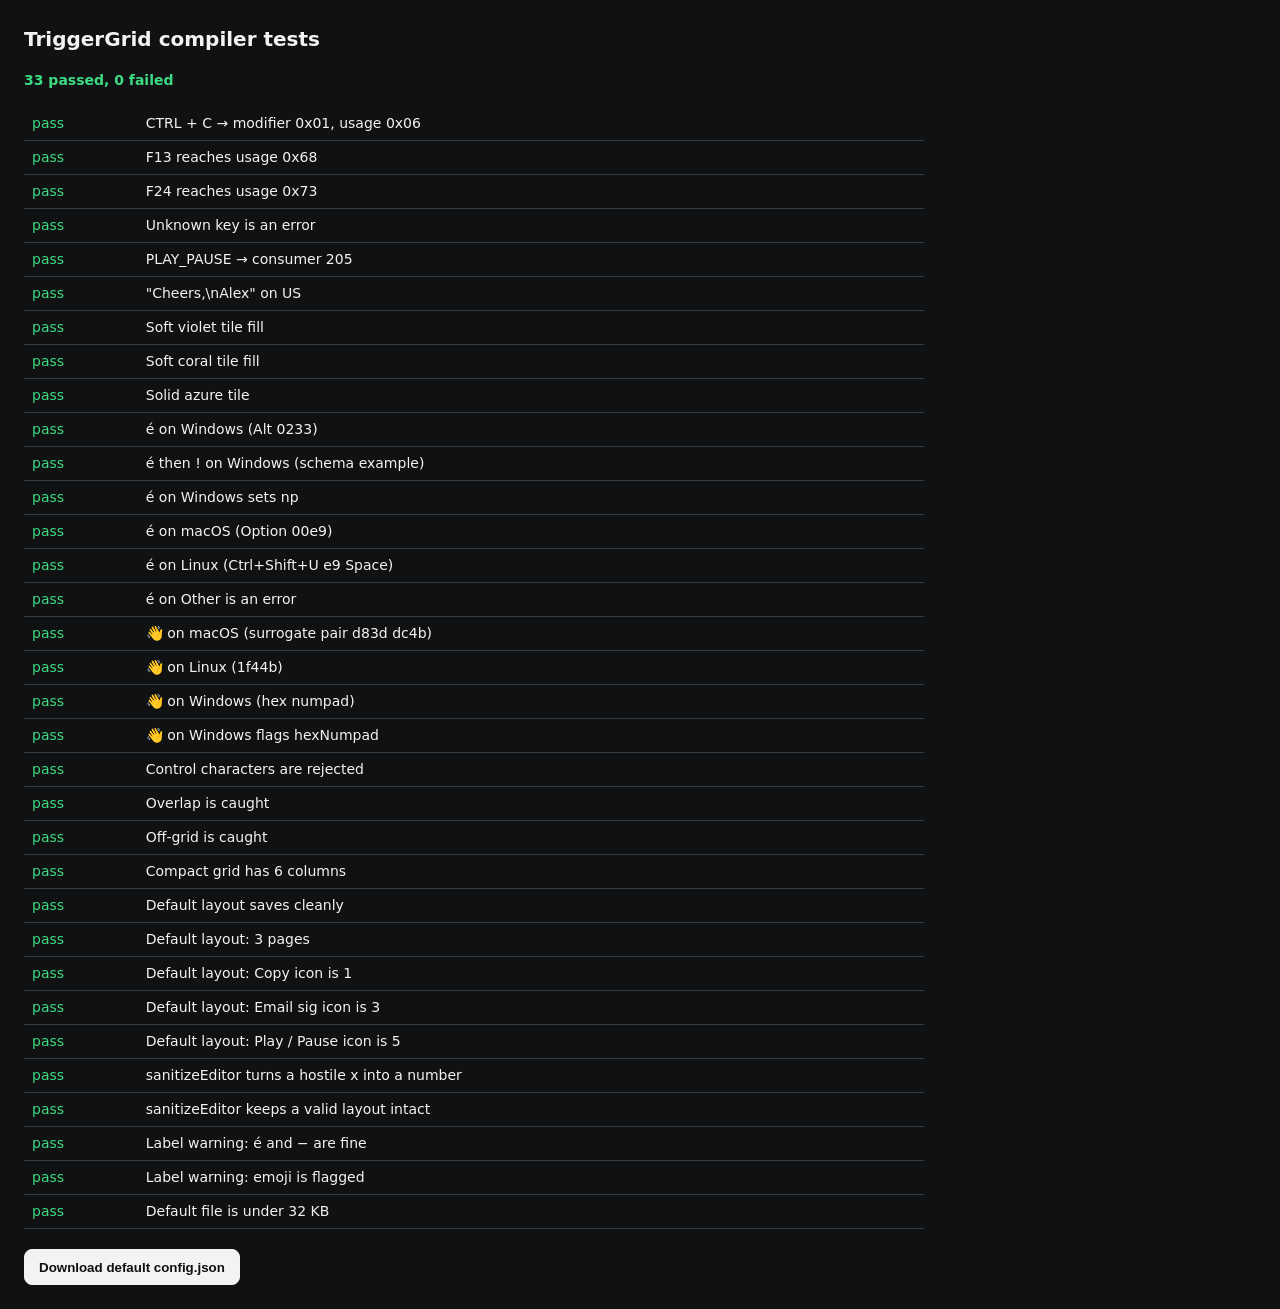
<file: web/test.html>
<!doctype html>
<html lang="en">
<head>
<meta charset="utf-8">
<meta name="viewport" content="width=device-width, initial-scale=1">
<title>TriggerGrid compiler tests</title>
<!-- Open this file straight from disk. It checks web/lib against known answers
     and can download the default data/config.json. Not embedded in the firmware. -->
<style>
  :root { --bg: #101112; --surface-1: #1A1C1E; --line: #383C41; --text: #F2F3F4; --text-muted: #A0A6AC;
          --on-bright: #0E0F10; --ok: #3DDC84; --error: #FF4D4F; color-scheme: dark; }
  body { background: var(--bg); color: var(--text); font: 14px/1.5 system-ui, sans-serif; margin: 0; padding: 24px; }
  h1 { font-size: 20px; margin: 0 0 16px; }
  .summary { margin-bottom: 16px; font-weight: 600; }
  .ok { color: var(--ok); } .fail { color: var(--error); }
  table { border-collapse: collapse; width: 100%; max-width: 900px; }
  td { border-bottom: 1px solid var(--line); padding: 6px 8px; vertical-align: top; }
  td code { font: 12px ui-monospace, Consolas, monospace; color: var(--text-muted); word-break: break-all; }
  button { margin-top: 20px; height: 36px; padding: 0 14px; border-radius: 8px; border: 1px solid var(--text);
           background: var(--text); color: var(--on-bright); font-weight: 600; cursor: pointer; }
</style>
</head>
<body>
<h1>TriggerGrid compiler tests</h1>
<div class="summary" id="summary"></div>
<table id="results"></table>
<button id="download">Download default config.json</button>

<script src="lib/swatches.js"></script>
<script src="lib/icons.js"></script>
<script src="lib/keymap.js"></script>
<script src="lib/layouts/us.js"></script>
<script src="lib/unicode.js"></script>
<script src="lib/validate.js"></script>
<script src="lib/compile.js"></script>
<script src="lib/default-layout.js"></script>
<script src="test.js"></script>
<script>
  const esc = (s) => String(s).replace(/[&<>]/g, (c) => ({ '&': '&amp;', '<': '&lt;', '>': '&gt;' }[c]));
  const rows = TG.tests().map(([name, actual, expected]) => {
    const pass = String(actual) === String(expected);
    return `<tr><td class="${pass ? 'ok' : 'fail'}">${pass ? 'pass' : 'FAIL'}</td><td>${esc(name)}` +
      (pass ? '' : `<br><code>got ${esc(actual)}<br>expected ${esc(expected)}</code>`) + '</td></tr>';
  });
  const r = TG.runTests();
  document.getElementById('results').innerHTML = rows.join('');
  const summary = document.getElementById('summary');
  summary.textContent = `${r.passed} passed, ${r.failed.length} failed`;
  summary.className = 'summary ' + (r.failed.length ? 'fail' : 'ok');

  // Save it as data/config.json, then `pio run -t uploadfs`.
  document.getElementById('download').addEventListener('click', () => {
    const blob = new Blob([TG.savedFile(TG.defaultEditor()) + '\n'], { type: 'application/json' });
    const a = document.createElement('a');
    a.href = URL.createObjectURL(blob);
    a.download = 'config.json';
    a.click();
    URL.revokeObjectURL(a.href);
  });
</script>
</body>
</html>
</file>
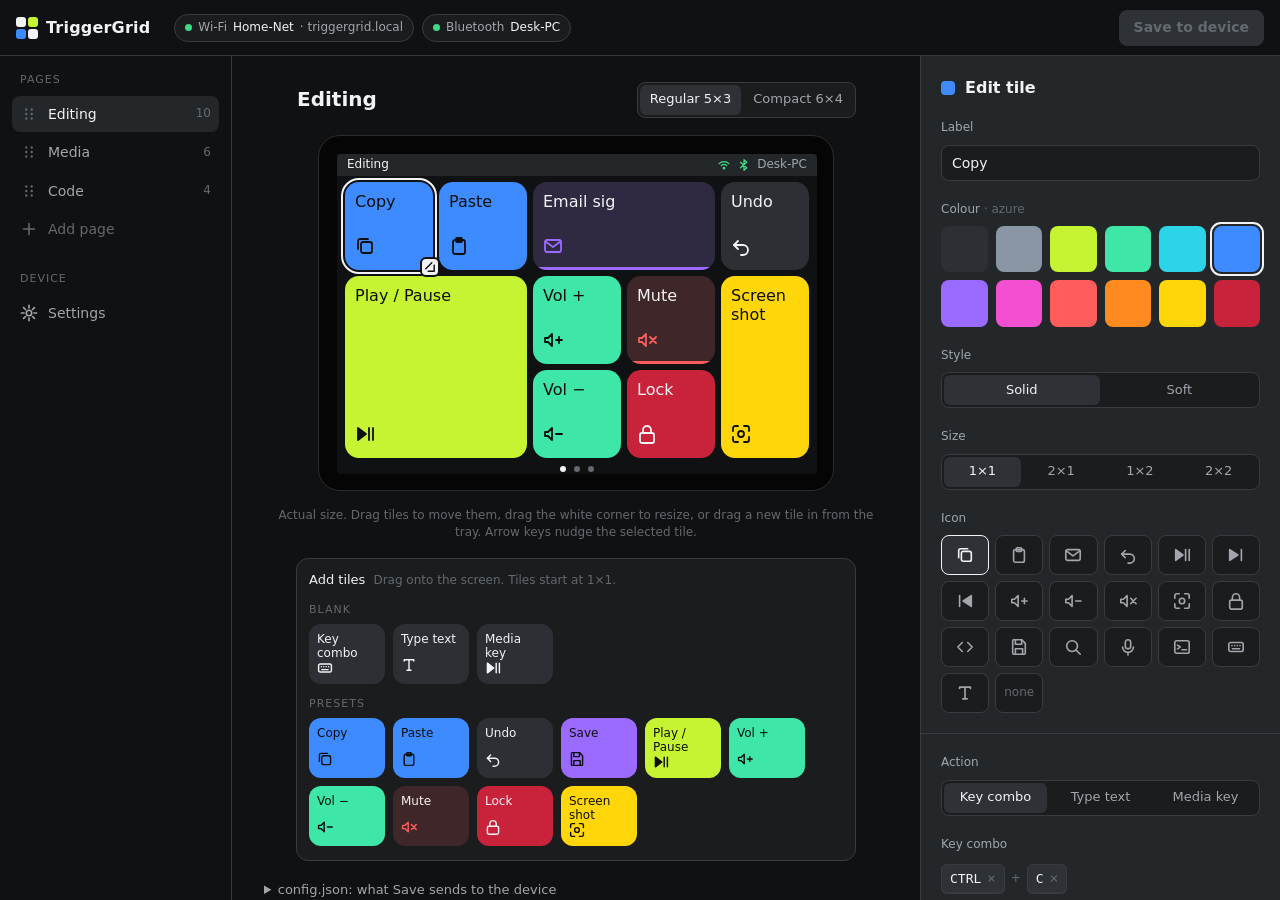
<file: docs/mockups/web-config.html>
<!doctype html>
<html lang="en">
<head>
<meta charset="utf-8">
<meta name="viewport" content="width=device-width, initial-scale=1">
<title>TriggerGrid config — mockup</title>
<!--
  Design mockup of the device's web config page (roadmap M8/M9).
  Self-contained: no CDN, no build step — the same rules as the real page in data/.
  Data follows docs/config-schema.md; tokens and grid numbers follow docs/style-guide.md.
  Nothing talks to a device: Save / Try it / Wi-Fi actions only show a toast.
-->
<style>
:root {
  --bg: #101112; --surface-1: #1A1C1E; --surface-2: #24272A; --surface-3: #2E3236;
  --line: #383C41; --text: #F2F3F4; --text-muted: #A0A6AC; --text-faint: #62696F;
  --on-bright: #0E0F10; --ok: #3DDC84; --warn: #FFB224; --error: #FF4D4F; --link: #5AA9FF;
  --radius-tile: 14px; --radius-panel: 12px; --radius-control: 8px;
  --font: 'Space Grotesk', 'Segoe UI', system-ui, -apple-system, Helvetica, Arial, sans-serif;
  --mono: 'JetBrains Mono', ui-monospace, 'SF Mono', Consolas, 'DejaVu Sans Mono', monospace;
  color-scheme: dark;
}
* { box-sizing: border-box; }
html, body { margin: 0; height: 100%; }
body { background: var(--bg); color: var(--text); font: 400 14px/1.45 var(--font); }
button, input, select, textarea { font: inherit; color: inherit; }
svg.i { width: 18px; height: 18px; fill: none; stroke: currentColor; stroke-width: 1.8;
        stroke-linecap: round; stroke-linejoin: round; flex: none; }

/* ---------- app shell ---------- */
.app { display: grid; grid-template-rows: 56px 1fr; grid-template-columns: minmax(0, 1fr); height: 100vh; }
header { display: flex; align-items: center; gap: 16px; padding: 0 16px;
         border-bottom: 1px solid var(--line); background: var(--bg); }
.brand { display: flex; align-items: center; gap: 8px; font-weight: 600; font-size: 16px; letter-spacing: .2px; }
.brand-mark { width: 22px; height: 22px; display: grid; grid-template-columns: 1fr 1fr; gap: 2px; }
.brand-mark i { border-radius: 3px; background: var(--text); }
.brand-mark i:nth-child(2) { background: #C6F432; } .brand-mark i:nth-child(3) { background: #3D8BFF; }
.chips { display: flex; gap: 8px; margin-left: 8px; }
.chip { display: flex; align-items: center; gap: 6px; height: 28px; padding: 0 10px; border-radius: 999px;
        background: var(--surface-1); border: 1px solid var(--line); color: var(--text-muted); font-size: 12px; white-space: nowrap; }
.chip .dot { width: 7px; height: 7px; border-radius: 50%; background: var(--ok); }
.chip b { color: var(--text); font-weight: 500; }
.spacer { flex: 1; }
.dirty { display: none; align-items: center; gap: 6px; color: var(--warn); font-size: 13px; }
.dirty.on { display: flex; }
.dirty .dot { width: 7px; height: 7px; border-radius: 50%; background: var(--warn); }

.btn { height: 36px; padding: 0 14px; border-radius: var(--radius-control); border: 1px solid var(--line);
       background: transparent; cursor: pointer; display: inline-flex; align-items: center; gap: 8px; white-space: nowrap; }
.btn:hover { background: var(--surface-3); }
.btn.primary { background: var(--text); color: var(--on-bright); border-color: var(--text); font-weight: 600; }
.btn.primary:hover { background: #FFFFFF; }
.btn.primary:disabled { background: var(--surface-3); color: var(--text-faint); border-color: var(--surface-3); cursor: default; }
.btn.danger { color: var(--error); }
.btn.small { height: 30px; padding: 0 10px; font-size: 13px; }
.btn:focus-visible, .seg button:focus-visible, .swatch:focus-visible, .tile:focus-visible,
.nav-item:focus-visible, input:focus-visible, select:focus-visible, textarea:focus-visible {
  outline: 2px solid var(--text); outline-offset: 2px; }

main { display: grid; grid-template-columns: 232px 1fr 360px; min-height: 0; }
main.no-editor { grid-template-columns: 232px 1fr; }
main > * { min-width: 0; }   /* let the stage shrink so the preview can scale to fit */
main.no-editor .editor { display: none; }

/* ---------- sidebar ---------- */
.sidebar { border-right: 1px solid var(--line); padding: 16px 12px; overflow: auto; display: flex; flex-direction: column; gap: 24px; }
.side-title { font-size: 11px; text-transform: uppercase; letter-spacing: 1px; color: var(--text-faint); padding: 0 8px 8px; }
.nav-item { width: 100%; display: flex; align-items: center; gap: 10px; padding: 8px; border-radius: var(--radius-control);
            border: 0; background: transparent; color: var(--text-muted); cursor: pointer; text-align: left; }
.nav-item:hover { background: var(--surface-1); color: var(--text); }
.nav-item.active { background: var(--surface-2); color: var(--text); }
.nav-item .count { margin-left: auto; font-size: 12px; color: var(--text-faint); }
.nav-item .grip { color: var(--text-faint); }
.nav-item.add { color: var(--text-faint); }
.pages-list { display: flex; flex-direction: column; gap: 2px; }

/* ---------- centre stage ---------- */
.stage { overflow: auto; padding: 24px 32px 32px; display: flex; flex-direction: column; align-items: center; gap: 16px; }
.stage-head { width: 100%; max-width: 560px; display: flex; align-items: center; gap: 12px; }
.page-name { flex: 1; min-width: 0; font-size: 20px; font-weight: 600; background: transparent; border: 1px solid transparent;
             border-radius: var(--radius-control); padding: 4px 8px; margin-left: -8px; }
.page-name:hover { border-color: var(--line); }
.seg { display: inline-flex; background: var(--surface-1); border: 1px solid var(--line); border-radius: var(--radius-control); padding: 2px; gap: 2px; }
.seg button { border: 0; background: transparent; color: var(--text-muted); height: 30px; padding: 0 10px; border-radius: 6px; cursor: pointer; font-size: 13px; white-space: nowrap; }
.seg button.on { background: var(--surface-3); color: var(--text); }
.seg.full { display: flex; } .seg.full button { flex: 1; }

.device-wrap { width: 516px; }
.device { width: 516px; height: 356px; padding: 18px; background: #050506; border: 1px solid #2A2D30; border-radius: 22px; transform-origin: 0 0; }
.screen { position: relative; width: 480px; height: 320px; background: var(--bg); border-radius: 4px; overflow: hidden; }
.sbar { position: absolute; inset: 0 0 auto 0; height: 22px; background: var(--surface-2); display: flex; align-items: center;
        padding: 0 10px; font-size: 12px; font-weight: 500; gap: 6px; }
.sbar .host { color: var(--text-muted); font-weight: 400; }
.sbar svg.i { width: 14px; height: 14px; color: var(--ok); }
.cell { position: absolute; border-radius: var(--radius-tile); border: 1.5px dashed var(--line); background: transparent;
        color: var(--text-faint); display: grid; place-items: center; cursor: pointer; font-size: 20px; }
.cell:hover { border-color: var(--text-faint); color: var(--text-muted); }
.tile { position: absolute; border-radius: var(--radius-tile); border: 0; padding: 10px; text-align: left; cursor: pointer; overflow: hidden;
        display: flex; flex-direction: column; justify-content: space-between; font-size: 16px; font-weight: 500; line-height: 19px;
        transition: transform 80ms ease-out, filter 80ms ease-out; }
.tile:active { transform: scale(.96); filter: brightness(.8); }
/* Drag and drop. Pointer events are used (not HTML5 drag) so touch works too. */
.tile, .tray-item, .resize { touch-action: none; -webkit-user-select: none; user-select: none; }
.tray-item { touch-action: pan-x; }   /* horizontal swipes scroll the tray; vertical drags pick up a tile */
.tile { cursor: grab; }
.tile.drag-src { opacity: .3; }
.drop-ind { position: absolute; z-index: 3; pointer-events: none; border-radius: var(--radius-tile);
            border: 2px dashed var(--text); background: color-mix(in srgb, var(--text) 10%, transparent); }
.drop-ind.bad { border-color: var(--error); background: color-mix(in srgb, var(--error) 14%, transparent); }
.compact .drop-ind { border-radius: 12px; }
.ghost { position: fixed; left: 0; top: 0; z-index: 30; pointer-events: none; transform-origin: 0 0; }
.ghost { opacity: .85; }
.ghost .tile { outline: 2px solid var(--text); outline-offset: 2px; cursor: grabbing; }
.ghost.bad .tile { outline-color: var(--error); }
.resize { position: absolute; z-index: 4; width: 20px; height: 20px; border-radius: 6px; background: var(--text);
          border: 2px solid var(--bg); cursor: nwse-resize; display: grid; place-items: center; color: var(--on-bright); }
.resize svg.i { width: 12px; height: 12px; stroke-width: 2.4; }
body.dragging, body.dragging * { cursor: grabbing !important; }
body.dragging .cell { color: transparent; }   /* don't show + through the dragged tile */

/* ---------- tile tray ---------- */
.tray { position: relative; width: 100%; max-width: 560px; background: var(--surface-1); border: 1px solid var(--line);
        border-radius: var(--radius-panel); padding: 12px 12px 14px; }
.tray-head { display: flex; align-items: baseline; gap: 8px; margin-bottom: 10px; font-size: 13px; font-weight: 500; }
.tray-group { font-size: 11px; text-transform: uppercase; letter-spacing: 1px; color: var(--text-faint); margin: 12px 0 6px; }
.tray-group:first-of-type { margin-top: 0; }
.tray-items { display: flex; flex-wrap: wrap; gap: 8px; }
.tray-item { flex: none; width: 76px; height: 60px; border-radius: 12px; border: 0; padding: 8px; cursor: grab; text-align: left;
             display: flex; flex-direction: column; justify-content: space-between; font-size: 12px; font-weight: 500; line-height: 14px; overflow: hidden; }
.tray-item svg.i { width: 16px; height: 16px; }
.tray-item:hover { outline: 1px solid var(--text-faint); outline-offset: 2px; }
.tray-trash { position: absolute; inset: 0; border-radius: var(--radius-panel); display: none; place-items: center; gap: 4px;
              background: var(--surface-1); border: 2px dashed var(--line); color: var(--text-muted); font-weight: 500; }
.tray.trash .tray-trash { display: grid; }
.tray.trash.hot .tray-trash { border-color: var(--error); color: var(--error); background: color-mix(in srgb, var(--error) 10%, var(--surface-1)); }
.tile .label { display: -webkit-box; -webkit-line-clamp: 2; -webkit-box-orient: vertical; overflow: hidden; word-break: break-word; }
.tile svg.i { width: 20px; height: 20px; }
.tile.soft::after { content: ''; position: absolute; left: 0; right: 0; bottom: 0; height: 3px; background: var(--sw); }
.tile.sel { outline: 2px solid var(--text); outline-offset: 2px; }
.compact .tile { border-radius: 12px; font-size: 14px; line-height: 17px; padding: 8px; }
.compact .cell { border-radius: 12px; }
.compact .tile svg.i { width: 18px; height: 18px; }
.pdots { position: absolute; bottom: 2px; left: 0; right: 0; display: flex; justify-content: center; gap: 8px; }
.pdots i { width: 6px; height: 6px; border-radius: 50%; background: var(--text-faint); }
.pdots i.on { background: var(--text); }
.hint { color: var(--text-faint); font-size: 12px; text-align: center; }

/* ---------- editor sheet ---------- */
.editor { border-left: 1px solid var(--line); background: var(--surface-2); overflow: auto; padding: 20px 20px 32px; display: flex; flex-direction: column; gap: 20px; }
.editor > * { flex-shrink: 0; }
.editor h2 { margin: 0; font-size: 16px; font-weight: 600; display: flex; align-items: center; gap: 10px; }
.editor h2 .sw-dot { width: 14px; height: 14px; border-radius: 4px; }
.field { display: flex; flex-direction: column; gap: 8px; }
.field > label, .field > .lbl { font-size: 12px; color: var(--text-muted); }
.row { display: flex; gap: 8px; align-items: center; }
input[type=text], input[type=number], input[type=password], select, textarea {
  width: 100%; height: 36px; padding: 0 10px; background: var(--surface-1); border: 1px solid var(--line); border-radius: var(--radius-control); }
textarea { height: 88px; padding: 8px 10px; resize: vertical; font-family: var(--mono); font-size: 13px; }
.swatches { display: grid; grid-template-columns: repeat(6, 1fr); gap: 8px; }
.swatch { aspect-ratio: 1; border-radius: 8px; border: 0; cursor: pointer; position: relative; }
.swatch.on::after { content: ''; position: absolute; inset: -4px; border: 2px solid var(--text); border-radius: 11px; }
.swatch-name { font-size: 12px; color: var(--text-faint); }
.icons { display: grid; grid-template-columns: repeat(6, 1fr); gap: 6px; }
.icons button { height: 40px; border-radius: var(--radius-control); border: 1px solid var(--line); background: var(--surface-1); color: var(--text-muted); cursor: pointer; display: grid; place-items: center; }
.icons button.on { border-color: var(--text); color: var(--text); background: var(--surface-3); }
.keys { display: flex; flex-wrap: wrap; gap: 6px; align-items: center; min-height: 36px; }
.keycap { font: 500 13px var(--mono); height: 30px; min-width: 30px; padding: 0 8px; display: inline-flex; align-items: center; justify-content: center; gap: 6px;
          background: var(--surface-3); border: 1px solid var(--line); border-bottom-width: 2px; border-radius: 6px; }
.keycap button { border: 0; background: none; color: var(--text-faint); cursor: pointer; padding: 0; font-size: 14px; line-height: 1; }
.keys .plus { color: var(--text-faint); font-size: 12px; }
.recording { border-color: var(--warn) !important; color: var(--warn); }
.err { color: var(--error); font-size: 12px; }
.note { color: var(--text-faint); font-size: 12px; }
.divider { height: 1px; background: var(--line); margin: 0 -20px; }
.editor-actions { display: flex; gap: 8px; }
.editor-actions .btn.danger { margin-left: auto; }

/* ---------- device settings view ---------- */
.cards { width: 100%; max-width: 760px; display: grid; grid-template-columns: 1fr 1fr; gap: 16px; }
.card { background: var(--surface-1); border: 1px solid var(--line); border-radius: var(--radius-panel); padding: 16px; display: flex; flex-direction: column; gap: 14px; }
.card h3 { margin: 0; font-size: 14px; font-weight: 600; display: flex; align-items: center; gap: 8px; }
.card h3 .state { margin-left: auto; font-size: 12px; font-weight: 500; display: flex; align-items: center; gap: 6px; }
.card h3 .state::before { content: ''; width: 7px; height: 7px; border-radius: 50%; background: currentColor; }
.kv { display: grid; grid-template-columns: auto 1fr; gap: 6px 16px; font-size: 13px; }
.kv dt { color: var(--text-muted); } .kv dd { margin: 0; font-family: var(--mono); font-size: 12px; text-align: right; }
input[type=range] { width: 100%; accent-color: var(--text); }
.json { width: 100%; max-width: 760px; }
.json-panes { display: grid; grid-template-columns: 1fr 1fr; gap: 12px; margin-top: 8px; }
.json-panes > div { min-width: 0; display: flex; flex-direction: column; gap: 6px; }
.json-title { font-size: 12px; color: var(--text); font-weight: 500; }
.json-title .note { font-weight: 400; }
.json pre { margin: 0; height: 300px; overflow: auto; background: var(--surface-1); border: 1px solid var(--line); border-radius: var(--radius-panel);
            padding: 12px 16px; font: 12px/1.5 var(--mono); color: var(--text-muted); }
.json-foot { margin-top: 8px; font-size: 12px; color: var(--text-muted); display: flex; align-items: center; gap: 10px; }
.meter { flex: 0 0 120px; height: 6px; border-radius: 3px; background: var(--surface-3); overflow: hidden; }
.meter i { display: block; height: 100%; background: var(--ok); }
details summary { cursor: pointer; color: var(--text-muted); font-size: 13px; padding: 4px 0; }

/* ---------- toast ---------- */
.toast { position: fixed; left: 50%; bottom: 24px; transform: translate(-50%, 20px); opacity: 0; pointer-events: none;
         background: var(--surface-3); border: 1px solid var(--line); border-radius: var(--radius-control); padding: 10px 14px;
         display: flex; align-items: center; gap: 8px; transition: all 160ms ease-out; z-index: 10; }
.toast.on { opacity: 1; transform: translate(-50%, 0); }
.toast .dot { width: 8px; height: 8px; border-radius: 50%; background: var(--ok); }

/* ---------- phone ---------- */
@media (max-width: 860px) {
  .app { grid-template-rows: auto 1fr; height: auto; min-height: 100vh; }
  header { flex-wrap: wrap; padding: 10px 16px; gap: 10px; }
  .chips { order: 3; flex: 1 1 100%; min-width: 0; margin: 0; overflow-x: auto; }
  main, main.no-editor { grid-template-columns: minmax(0, 1fr); align-content: start; }
  .sidebar { border-right: 0; border-bottom: 1px solid var(--line); flex-direction: row; align-items: center; overflow-x: auto; padding: 8px 16px; gap: 8px; }
  .stage-head { flex-wrap: wrap; }
  .side-title { display: none; }
  .pages-list { flex-direction: row; }
  .nav-item { width: auto; white-space: nowrap; }
  .nav-item .count, .nav-item .grip { display: none; }
  .stage { padding: 16px; }
  .editor { border-left: 0; border-top: 1px solid var(--line); border-radius: 16px 16px 0 0; padding: 16px 16px 32px; }
  .editor::before { content: ''; align-self: center; width: 36px; height: 4px; border-radius: 2px; background: var(--line); margin-bottom: -8px; }
  .divider { margin: 0 -16px; }
  .cards { grid-template-columns: 1fr; }
  .json-panes { grid-template-columns: 1fr; }
  .tray-items { flex-wrap: nowrap; overflow-x: auto; padding-bottom: 4px; }   /* swipe sideways on phones */
}
</style>
</head>
<body>
<div class="app">
  <header>
    <div class="brand"><span class="brand-mark"><i></i><i></i><i></i><i></i></span>TriggerGrid</div>
    <div class="chips">
      <span class="chip"><span class="dot"></span>Wi-Fi <b>Home-Net</b> · triggergrid.local</span>
      <span class="chip"><span class="dot"></span>Bluetooth <b>Desk-PC</b></span>
    </div>
    <div class="spacer"></div>
    <span class="dirty" id="dirty"><span class="dot"></span>Unsaved changes</span>
    <button class="btn primary" id="save" disabled>Save to device</button>
  </header>

  <main id="main">
    <nav class="sidebar">
      <div>
        <div class="side-title">Pages</div>
        <div class="pages-list" id="pages"></div>
      </div>
      <div>
        <div class="side-title">Device</div>
        <button class="nav-item" data-view="device"><svg class="i" viewBox="0 0 20 20"><circle cx="10" cy="10" r="3"/><path d="M10 1.5v3M10 15.5v3M1.5 10h3M15.5 10h3M4 4l2.1 2.1M13.9 13.9 16 16M4 16l2.1-2.1M13.9 6.1 16 4"/></svg>Settings</button>
      </div>
    </nav>

    <section class="stage" id="stage"></section>
    <aside class="editor" id="editor"></aside>
  </main>
</div>
<div class="toast" id="toast"><span class="dot"></span><span id="toast-msg"></span></div>

<script>
// ---- style-guide data -------------------------------------------------------
const SWATCHES = {
  graphite: ['#2C3034', 'var(--text)'],  steel:  ['#8A96A3', 'var(--on-bright)'],
  volt:     ['#C6F432', 'var(--on-bright)'], mint: ['#3EE6A8', 'var(--on-bright)'],
  aqua:     ['#2BD4E6', 'var(--on-bright)'], azure: ['#3D8BFF', 'var(--on-bright)'],
  violet:   ['#9B6BFF', 'var(--on-bright)'], magenta: ['#F24FD1', 'var(--on-bright)'],
  coral:    ['#FF5C5C', 'var(--on-bright)'], tangerine: ['#FF8A1F', 'var(--on-bright)'],
  sun:      ['#FFD60A', 'var(--on-bright)'], crimson: ['#C8233B', 'var(--text)'],
};
// Grid geometry per density (style guide, "Grid densities").
const GRID = {
  regular: { cols: 5, rows: 3, w: 88, h: 88, gap: 6, padX: 8, padY: 6 },
  compact: { cols: 6, rows: 4, w: 73, h: 64, gap: 6, padX: 6, padY: 7 },
};
const STATUS_H = 22;
const ICONS = {
  copy: '<rect x="6" y="6" width="11" height="11" rx="2"/><path d="M3 13V5a2 2 0 0 1 2-2h8"/>',
  paste: '<rect x="4" y="4" width="12" height="14" rx="2"/><rect x="7" y="2" width="6" height="4" rx="1"/>',
  mail: '<rect x="2" y="4" width="16" height="12" rx="2"/><path d="M2.5 5.5 10 11l7.5-5.5"/>',
  undo: '<path d="M7 5 3 9l4 4"/><path d="M3 9h9a5 5 0 0 1 0 10h-2"/>',
  playpause: '<path d="M3 4v12l8-6z" fill="currentColor"/><path d="M14 4v12M18 4v12"/>',
  next: '<path d="M3 4v12l9-6z" fill="currentColor"/><path d="M16 4v12"/>',
  prev: '<path d="M17 4v12L8 10z" fill="currentColor"/><path d="M4 4v12"/>',
  volup: '<path d="M2 8h3l4-4v12l-4-4H2z"/><path d="M13 10h6M16 7v6"/>',
  voldown: '<path d="M2 8h3l4-4v12l-4-4H2z"/><path d="M13 10h6"/>',
  mute: '<path d="M2 8h3l4-4v12l-4-4H2z"/><path d="m13 7 6 6M19 7l-6 6"/>',
  shot: '<path d="M2 7V4a2 2 0 0 1 2-2h3M13 2h3a2 2 0 0 1 2 2v3M18 13v3a2 2 0 0 1-2 2h-3M7 18H4a2 2 0 0 1-2-2v-3"/><circle cx="10" cy="10" r="3"/>',
  lock: '<rect x="3" y="9" width="14" height="10" rx="2"/><path d="M6 9V6a4 4 0 0 1 8 0v3"/>',
  code: '<path d="m7 5-5 5 5 5M13 5l5 5-5 5"/>',
  save: '<path d="M4 2h9l4 4v11a1 1 0 0 1-1 1H4a1 1 0 0 1-1-1V3a1 1 0 0 1 1-1z"/><path d="M6 2v5h7V2M6 18v-6h8v6"/>',
  search: '<circle cx="9" cy="9" r="6"/><path d="m13.5 13.5 4.5 4.5"/>',
  mic: '<rect x="7" y="2" width="6" height="10" rx="3"/><path d="M4 10a6 6 0 0 0 12 0M10 16v3"/>',
  terminal: '<rect x="2" y="3" width="16" height="14" rx="2"/><path d="m5 8 3 2-3 2M10 13h5"/>',
  keyboard: '<rect x="2" y="5" width="16" height="10" rx="2"/><path d="M5.5 8.5h.01M8.5 8.5h.01M11.5 8.5h.01M14.5 8.5h.01M6 12h8"/>',
  type: '<path d="M4 5V3.5h12V5M10 3.5v13M7.5 16.5h5"/>',
  none: '',
};
const MEDIA_KEYS = ['PLAY_PAUSE','NEXT_TRACK','PREV_TRACK','STOP','MUTE','VOLUME_UP','VOLUME_DOWN','BRIGHTNESS_UP','BRIGHTNESS_DOWN'];

// ---- compiler: editor section → pad section (docs/config-schema.md) ---------
// This is the browser half of "thin device, smart browser": the firmware gets
// numbers only and has none of these tables. Destined for web/lib/ in M6.
const COLOR_HEX = { 'var(--text)': 'F2F3F4', 'var(--on-bright)': '0E0F10' };
const SURFACE_1 = '1A1C1E';
const MODIFIERS = { CTRL: 0x01, LCTRL: 0x01, SHIFT: 0x02, LSHIFT: 0x02, ALT: 0x04, LALT: 0x04, GUI: 0x08, LGUI: 0x08,
                    RCTRL: 0x10, RSHIFT: 0x20, RALT: 0x40, RGUI: 0x80 };
// HID keyboard usage codes (USB HID Usage Tables, page 0x07).
const USAGE = { ENTER: 0x28, ESC: 0x29, BACKSPACE: 0x2A, TAB: 0x2B, SPACE: 0x2C, MINUS: 0x2D, EQUAL: 0x2E,
  LBRACKET: 0x2F, RBRACKET: 0x30, BACKSLASH: 0x31, SEMICOLON: 0x33, QUOTE: 0x34, GRAVE: 0x35, COMMA: 0x36,
  PERIOD: 0x37, SLASH: 0x38, CAPS_LOCK: 0x39, PRINT_SCREEN: 0x46, INSERT: 0x49, HOME: 0x4A, PAGE_UP: 0x4B,
  DELETE: 0x4C, END: 0x4D, PAGE_DOWN: 0x4E, RIGHT: 0x4F, LEFT: 0x50, DOWN: 0x51, UP: 0x52 };
for (let i = 0; i < 26; i++) USAGE[String.fromCharCode(65 + i)] = 0x04 + i;          // A–Z
for (let i = 1; i <= 9; i++) USAGE[String(i)] = 0x1E + i - 1;  USAGE['0'] = 0x27;    // 1–9, 0
for (let i = 1; i <= 12; i++) USAGE['F' + i] = 0x3A + i - 1;                         // F1–F12
for (let i = 13; i <= 24; i++) USAGE['F' + i] = 0x68 + i - 13;                       // F13–F24
// HID consumer usage codes (page 0x0C).
const CONSUMER = { PLAY_PAUSE: 0xCD, NEXT_TRACK: 0xB5, PREV_TRACK: 0xB6, STOP: 0xB7, MUTE: 0xE2,
                   VOLUME_UP: 0xE9, VOLUME_DOWN: 0xEA, BRIGHTNESS_UP: 0x6F, BRIGHTNESS_DOWN: 0x70 };

// Keyboard layouts: character → [modifier, usage] as typed on the *computer's* layout.
// Adding a layout (uk, de, …) is a browser-only change: the firmware never sees characters.
const LAYOUTS = {
  us: {
    name: 'US English',
    map: (() => {
      const m = { ' ': [0, 0x2C], '\n': [0, 0x28], '\t': [0, 0x2B] };
      for (let i = 0; i < 26; i++) {
        m[String.fromCharCode(97 + i)] = [0, 0x04 + i];
        m[String.fromCharCode(65 + i)] = [0x02, 0x04 + i];
      }
      '1234567890'.split('').forEach((c, i) => { m[c] = [0, 0x1E + i]; });
      '!@#$%^&*()'.split('').forEach((c, i) => { m[c] = [0x02, 0x1E + i]; });
      const pairs = [['-', '_', 0x2D], ['=', '+', 0x2E], ['[', '{', 0x2F], [']', '}', 0x30], ['\\', '|', 0x31],
                     [';', ':', 0x33], ["'", '"', 0x34], ['`', '~', 0x35], [',', '<', 0x36], ['.', '>', 0x37], ['/', '?', 0x38]];
      pairs.forEach(([plain, shifted, u]) => { m[plain] = [0, u]; m[shifted] = [0x02, u]; });
      return m;
    })(),
  },
};
const layout = () => LAYOUTS[config.settings.hostLayout] || LAYOUTS.us;

const hex2 = (n) => n.toString(16).toUpperCase().padStart(2, '0');

// ---- Unicode input: characters that aren't on the keyboard layout ------------
// A BLE keyboard sends key *positions*, never characters. Anything the layout
// can't type (é, €, 👋) is typed with the computer's own Unicode input method,
// which differs per OS. Each method below returns a list of [modifier, usage]
// keystrokes. Keystroke rules the firmware follows (config-schema.md):
//   - consecutive keystrokes with the same modifier keep that modifier held;
//   - [0, 0] releases everything (ends an Alt or Option sequence).
const HOST_OS = {
  windows: { name: 'Windows', how: 'Accented letters and symbols such as é, ñ and € are typed with Alt codes (Alt + numpad) and need no setup. Other characters and emoji use hex numpad input: it needs a one-time registry setting and doesn’t work in every app.' },
  mac:     { name: 'macOS', how: 'Characters that aren’t on the keyboard are typed with Unicode Hex Input. One-time setup: System Settings › Keyboard › Input Sources, add “Unicode Hex Input” and switch to it. It types normal text like a US keyboard.' },
  linux:   { name: 'Linux', how: 'Characters that aren’t on the keyboard are typed with Ctrl+Shift+U (IBus, the default on GNOME and Ubuntu). Works in most apps; a few terminals and non-IBus desktops ignore it.' },
  other:   { name: 'Other (iPad, Android, …)', how: 'These have no general way to type a character by its code, so only characters on the US keyboard can be used.' },
};
const hostOS = () => HOST_OS[config.settings.hostOS] ? config.settings.hostOS : 'windows';

const KP_DIGIT = (d) => d === '0' ? 0x62 : 0x59 + (+d - 1);            // numpad 1–9, 0
const hexKeys = (hex, mod, digitKey) =>                                 // type hex digits
  [...hex].map(c => /\d/.test(c) ? [mod, digitKey(c)] : [mod, USAGE[c.toUpperCase()]]);

// Windows code page 1252 (the Western "ANSI" set) → Alt code. 0xA0–0xFF match Unicode.
const CP1252 = { '€': 128, '‚': 130, 'ƒ': 131, '„': 132, '…': 133, '†': 134, '‡': 135, 'ˆ': 136, '‰': 137, 'Š': 138,
  '‹': 139, 'Œ': 140, 'Ž': 142, '‘': 145, '’': 146, '“': 147, '”': 148, '•': 149, '–': 150, '—': 151, '˜': 152,
  '™': 153, 'š': 154, '›': 155, 'œ': 156, 'ž': 158, 'Ÿ': 159 };
const cp1252 = (ch, cp) => CP1252[ch] ?? (cp >= 0xA0 && cp <= 0xFF ? cp : null);

const UNICODE_INPUT = {
  // Linux (IBus): Ctrl+Shift+U, the hex code point, Space.  é → Ctrl+Shift+U e 9 Space
  linux: (ch, cp) => ({ strokes: [[0x03, USAGE.U], ...hexKeys(cp.toString(16), 0, d => USAGE[d]), [0, USAGE.SPACE]] }),

  // macOS (Unicode Hex Input): hold Option and type 4 hex digits per UTF-16 unit.
  // Emoji are two units (a surrogate pair), typed in one Option hold.
  mac: (ch) => {
    const units = [...Array(ch.length).keys()].map(i => ch.charCodeAt(i).toString(16).padStart(4, '0'));
    return { strokes: [...hexKeys(units.join(''), 0x04, d => USAGE[d]), [0, 0]] };
  },

  // Windows: Alt + numpad decimal code for the CP1252 set (no setup), otherwise
  // Alt + numpad-plus + hex (needs EnableHexNumpad in the registry). Both need NumLock.
  windows: (ch, cp) => {
    const code = cp1252(ch, cp);
    if (code != null)
      return { np: true, strokes: [...[...('0' + String(code).padStart(3, '0'))].map(d => [0x04, KP_DIGIT(d)]), [0, 0]] };
    return { np: true, hexNumpad: true,
             strokes: [[0x04, 0x57 /* numpad + */], ...hexKeys(cp.toString(16), 0x04, KP_DIGIT), [0, 0]] };
  },

  other: () => null,
};

// Compile typed text into keystrokes: the US layout first, the OS's Unicode method
// for everything else. Returns { a, unicode, warn } or { error }.
function compileText(action) {
  const map = layout().map, os = hostOS(), chars = [...(action.text || '')];
  const strokes = [], unicode = [], bad = [];
  let np = false, hexNumpad = false;
  for (const ch of chars) {
    if (map[ch]) { strokes.push(map[ch]); continue; }
    const cp = ch.codePointAt(0);
    const seq = cp < 0x20 || (cp >= 0x7F && cp < 0xA0) ? null : UNICODE_INPUT[os](ch, cp);   // no control characters
    if (!seq) { bad.push(ch); continue; }
    strokes.push(...seq.strokes); unicode.push(ch);
    np ||= !!seq.np; hexNumpad ||= !!seq.hexNumpad;
  }
  const list = (cs) => [...new Set(cs)].map(c => `“${c}”`).join(', ');
  if (bad.length) return { error: os === 'other'
    ? `Can't type ${list(bad)}: with the computer set to ${HOST_OS.other.name}, only US-keyboard characters work.`
    : `Can't type ${list(bad)} (control characters).` };
  if (chars.length > 1024) return { error: 'Text is longer than 1024 characters.' };
  if (strokes.length > 4096) return { error: `This text needs ${strokes.length} keystrokes; the limit is 4096.` };
  const a = { t: 's', d: action.charDelayMs ?? 10, s: strokes.map(([m, u]) => hex2(m) + hex2(u)).join('') };
  if (np) a.np = true;   // firmware turns NumLock on for the numpad codes, then restores it
  return { a, strokes: strokes.length, unicode: [...new Set(unicode)], hexNumpad };
}
// Characters that can't be typed at all with the current settings (used by tests).
function untypable(text) {
  const r = compileText({ type: 'text', text });
  return r.error ? [...new Set([...text].filter(c => compileText({ type: 'text', text: c }).error))] : [];
}
function mixHex(a, b, t) {    // same maths as the style guide's `soft` tile: t of a over b
  return [0, 2, 4].map(i => hex2(Math.round(parseInt(a.substr(i, 2), 16) * t + parseInt(b.substr(i, 2), 16) * (1 - t)))).join('');
}

// One tile's action → compiled action. Returns { a } or { error }.
function compileAction(action) {
  if (action.type === 'keys') {
    let m = 0; const k = [];
    for (const name of action.keys) {
      if (name in MODIFIERS) m |= MODIFIERS[name];
      else if (name in USAGE) k.push(USAGE[name]);
      else return { error: `Unknown key “${name}”.` };
    }
    if (!m && !k.length) return { error: 'Add at least one key.' };
    if (k.length > 6) return { error: 'At most 6 non-modifier keys.' };
    return { a: { t: 'k', m, k } };
  }
  if (action.type === 'media') {
    return action.key in CONSUMER ? { a: { t: 'c', u: CONSUMER[action.key] } } : { error: `Unknown media key “${action.key}”.` };
  }
  if (action.type === 'text') return compileText(action);
  return { error: `Unknown action type “${action.type}”.` };
}

const ICON_INDEX = Object.fromEntries(Object.keys(ICONS).filter(n => n !== 'none').map((n, i) => [n, i + 1]));

function compileTile(t) {
  const [sw, on] = SWATCHES[t.color] || SWATCHES.graphite, swHex = sw.slice(1), onHex = COLOR_HEX[on];
  const soft = t.style === 'soft', { a } = compileAction(t.action);
  return { x: t.x, y: t.y, w: t.w, h: t.h, label: t.label, icon: ICON_INDEX[t.icon] || 0,
           bg: soft ? mixHex(swHex, SURFACE_1, 0.16) : swHex, fg: soft ? COLOR_HEX['var(--text)'] : onHex,
           accent: soft ? swHex : onHex, bar: soft, a: a ?? null };   // null = action has an error; Save is blocked
}
function compilePad() {
  const s = config.settings;
  return { v: 1, name: s.deviceName, density: s.density === 'compact' ? 1 : 0, brightness: s.brightness,
           dim: s.dimAfterSec, pages: config.pages.map(p => ({ name: p.name, tiles: p.tiles.map(compileTile) })) };
}
// The whole file as PUT /api/config would send it (compact JSON, as saved).
function savedFile() {
  return JSON.stringify({ version: config.version, editor: { settings: config.settings, pages: config.pages }, pad: compilePad() });
}
const MAX_FILE = 32 * 1024;

// Everything that blocks a save, across all pages: grid rules, actions, file size.
function saveProblems() {
  const out = [];
  config.pages.forEach(p => p.tiles.forEach(t => {
    const fit = fitError(t, p), act = compileAction(t.action).error;
    if (fit) out.push(`${p.name} › ${t.label}: ${fit}`);
    if (act) out.push(`${p.name} › ${t.label}: ${act}`);
  }));
  const size = new Blob([savedFile()]).size;
  if (size > MAX_FILE) out.push(`The layout is ${(size / 1024).toFixed(1)} KB; the device limit is 32 KB.`);
  return out;
}
const svg = (name, cls = 'i') => `<svg class="${cls}" viewBox="0 0 20 20">${ICONS[name] || ''}</svg>`;

// ---- config (docs/config-schema.md, version 1) -----------------------------
const config = {
  version: 1,
  settings: { deviceName: 'TriggerGrid', density: 'regular', brightness: 180, dimAfterSec: 120, hostLayout: 'us', hostOS: 'windows' },
  pages: [
    { id: 'edit', name: 'Editing', tiles: [
      { id: 'copy',  x: 0, y: 0, w: 1, h: 1, label: 'Copy',  icon: 'copy',  color: 'azure', style: 'solid', action: { type: 'keys', keys: ['CTRL', 'C'] } },
      { id: 'paste', x: 1, y: 0, w: 1, h: 1, label: 'Paste', icon: 'paste', color: 'azure', style: 'solid', action: { type: 'keys', keys: ['CTRL', 'V'] } },
      { id: 'sig',   x: 2, y: 0, w: 2, h: 1, label: 'Email sig', icon: 'mail', color: 'violet', style: 'soft', action: { type: 'text', text: 'Cheers,\nAlex', charDelayMs: 10 } },
      { id: 'undo',  x: 4, y: 0, w: 1, h: 1, label: 'Undo',  icon: 'undo',  color: 'graphite', style: 'solid', action: { type: 'keys', keys: ['CTRL', 'Z'] } },
      { id: 'play',  x: 0, y: 1, w: 2, h: 2, label: 'Play / Pause', icon: 'playpause', color: 'volt', style: 'solid', action: { type: 'media', key: 'PLAY_PAUSE' } },
      { id: 'volup', x: 2, y: 1, w: 1, h: 1, label: 'Vol +', icon: 'volup', color: 'mint', style: 'solid', action: { type: 'media', key: 'VOLUME_UP' } },
      { id: 'mute',  x: 3, y: 1, w: 1, h: 1, label: 'Mute',  icon: 'mute',  color: 'coral', style: 'soft', action: { type: 'media', key: 'MUTE' } },
      { id: 'shot',  x: 4, y: 1, w: 1, h: 2, label: 'Screen shot', icon: 'shot', color: 'sun', style: 'solid', action: { type: 'keys', keys: ['GUI', 'SHIFT', 'S'] } },
      { id: 'voldn', x: 2, y: 2, w: 1, h: 1, label: 'Vol −', icon: 'voldown', color: 'mint', style: 'solid', action: { type: 'media', key: 'VOLUME_DOWN' } },
      { id: 'lock',  x: 3, y: 2, w: 1, h: 1, label: 'Lock',  icon: 'lock',  color: 'crimson', style: 'solid', action: { type: 'keys', keys: ['GUI', 'L'] } },
    ]},
    { id: 'media', name: 'Media', tiles: [
      { id: 'prev', x: 0, y: 0, w: 1, h: 1, label: 'Prev', icon: 'prev', color: 'aqua', style: 'soft', action: { type: 'media', key: 'PREV_TRACK' } },
      { id: 'pp',   x: 1, y: 0, w: 2, h: 2, label: 'Play / Pause', icon: 'playpause', color: 'magenta', style: 'solid', action: { type: 'media', key: 'PLAY_PAUSE' } },
      { id: 'next', x: 3, y: 0, w: 1, h: 1, label: 'Next', icon: 'next', color: 'aqua', style: 'soft', action: { type: 'media', key: 'NEXT_TRACK' } },
      { id: 'mic',  x: 4, y: 0, w: 1, h: 1, label: 'Mic mute', icon: 'mic', color: 'coral', style: 'solid', action: { type: 'keys', keys: ['CTRL', 'SHIFT', 'M'] } },
      { id: 'vdn',  x: 0, y: 1, w: 1, h: 1, label: 'Vol −', icon: 'voldown', color: 'graphite', style: 'solid', action: { type: 'media', key: 'VOLUME_DOWN' } },
      { id: 'vup',  x: 3, y: 1, w: 1, h: 1, label: 'Vol +', icon: 'volup', color: 'graphite', style: 'solid', action: { type: 'media', key: 'VOLUME_UP' } },
    ]},
    { id: 'code', name: 'Code', tiles: [
      { id: 'term',  x: 0, y: 0, w: 2, h: 1, label: 'Terminal', icon: 'terminal', color: 'steel', style: 'solid', action: { type: 'keys', keys: ['CTRL', 'GRAVE'] } },
      { id: 'find',  x: 2, y: 0, w: 1, h: 1, label: 'Find', icon: 'search', color: 'tangerine', style: 'soft', action: { type: 'keys', keys: ['CTRL', 'SHIFT', 'F'] } },
      { id: 'build', x: 3, y: 0, w: 2, h: 1, label: 'PIO build', icon: 'code', color: 'volt', style: 'solid', action: { type: 'keys', keys: ['CTRL', 'ALT', 'B'] } },
      { id: 'save',  x: 0, y: 1, w: 1, h: 1, label: 'Save', icon: 'save', color: 'violet', style: 'solid', action: { type: 'keys', keys: ['CTRL', 'S'] } },
    ]},
  ],
};

// ---- state ------------------------------------------------------------------
const state = { view: location.hash === '#settings' ? 'device' : 'layout', page: 0, tile: 'copy', recording: false, dirty: false };
const $ = (id) => document.getElementById(id);
const page = () => config.pages[state.page];
const tile = () => page().tiles.find(t => t.id === state.tile);
const esc = (s) => String(s).replace(/[&<>"]/g, c => ({ '&': '&amp;', '<': '&lt;', '>': '&gt;', '"': '&quot;' }[c]));

function markDirty() { state.dirty = true; $('dirty').classList.add('on'); $('save').disabled = false; }
let toastTimer;
function toast(msg, color = 'var(--ok)') {
  $('toast-msg').textContent = msg; $('toast').querySelector('.dot').style.background = color;
  $('toast').classList.add('on'); clearTimeout(toastTimer);
  toastTimer = setTimeout(() => $('toast').classList.remove('on'), 2200);
}

// Grid rules from config-schema.md: fits inside the grid, no overlaps.
// `spot` is {x, y, w, h}; `ignore` is the tile being moved or resized.
function placeError(spot, pg = page(), ignore = null) {
  const g = GRID[config.settings.density];
  if (spot.x < 0 || spot.y < 0 || spot.x + spot.w > g.cols || spot.y + spot.h > g.rows)
    return `Doesn't fit: the ${config.settings.density} grid is ${g.cols}×${g.rows}.`;
  const hit = pg.tiles.find(o => o !== ignore && spot.x < o.x + o.w && o.x < spot.x + spot.w && spot.y < o.y + o.h && o.y < spot.y + spot.h);
  return hit ? `Overlaps “${hit.label}”.` : '';
}
const fitError = (t, pg = page()) => placeError(t, pg, t);

// ---- sidebar ---------------------------------------------------------------
function renderSidebar() {
  $('pages').innerHTML = config.pages.map((p, i) => `
    <button class="nav-item ${state.view === 'layout' && i === state.page ? 'active' : ''}" data-page="${i}">
      <svg class="i grip" viewBox="0 0 20 20"><path d="M7 5h.01M7 10h.01M7 15h.01M13 5h.01M13 10h.01M13 15h.01" stroke-width="2.6"/></svg>
      ${esc(p.name)}<span class="count">${p.tiles.length}</span></button>`).join('') +
    `<button class="nav-item add" id="add-page"><svg class="i" viewBox="0 0 20 20"><path d="M10 4v12M4 10h12"/></svg>Add page</button>`;
  document.querySelector('[data-view="device"]').classList.toggle('active', state.view === 'device');
}

// ---- preview ---------------------------------------------------------------
function tileRect(t, g) {
  return { left: g.padX + t.x * (g.w + g.gap), top: STATUS_H + g.padY + t.y * (g.h + g.gap),
           width: t.w * g.w + (t.w - 1) * g.gap, height: t.h * g.h + (t.h - 1) * g.gap };
}
function px(r) { return Object.entries(r).map(([k, v]) => `${k}:${v}px`).join(';'); }

function renderPreview() {
  const g = GRID[config.settings.density], pg = page();
  const used = new Set();
  pg.tiles.forEach(t => { for (let x = t.x; x < t.x + t.w; x++) for (let y = t.y; y < t.y + t.h; y++) used.add(x + ',' + y); });
  let cells = '';
  for (let y = 0; y < g.rows; y++) for (let x = 0; x < g.cols; x++)
    if (!used.has(x + ',' + y)) cells += `<button class="cell" data-cell="${x},${y}" title="Add tile" style="${px(tileRect({ x, y, w: 1, h: 1 }, g))}">+</button>`;
  const tiles = pg.tiles.map(t => tileHTML(t, tileRect(t, g), t.id === state.tile ? 'sel' : '')).join('');
  const sel = pg.tiles.find(t => t.id === state.tile), sr = sel && tileRect(sel, g);
  const handle = sel ? `<div class="resize" data-resize="${sel.id}" title="Drag to resize"
      style="left:${sr.left + sr.width - 13}px;top:${sr.top + sr.height - 13}px">
      <svg class="i" viewBox="0 0 20 20"><path d="M7 17h10V7M3 13l10-10"/></svg></div>` : '';
  return `
    <div class="device-wrap" id="device-wrap"><div class="device" id="device">
      <div class="screen ${config.settings.density}">
        <div class="sbar"><span>${esc(pg.name)}</span><span class="spacer"></span>
          <svg class="i" viewBox="0 0 20 20"><path d="M3 8a10 10 0 0 1 14 0M6 11a6 6 0 0 1 8 0"/><circle cx="10" cy="14.5" r="1" fill="currentColor"/></svg>
          <svg class="i" viewBox="0 0 20 20"><path d="m5 6 9 8-4 3.5v-15L14 6l-9 8"/></svg>
          <span class="host">Desk-PC</span></div>
        ${cells}${tiles}${handle}
        ${config.pages.length > 1 ? `<div class="pdots">${config.pages.map((_, i) => `<i class="${i === state.page ? 'on' : ''}"></i>`).join('')}</div>` : ''}
      </div></div></div>`;
}

function tileColors(t) {
  const [sw, on] = SWATCHES[t.color] || SWATCHES.graphite, soft = t.style === 'soft';
  return { sw, soft, bg: soft ? `color-mix(in srgb, ${sw} 16%, var(--surface-1))` : sw,
           fg: soft ? 'var(--text)' : on, ic: soft ? sw : on };
}
function tileHTML(t, rect, extra = '') {
  const c = tileColors(t);
  const small = config.settings.density === 'compact' && t.w === 1 && t.h === 1 && t.icon && t.icon !== 'none';
  return `<button class="tile ${c.soft ? 'soft' : ''} ${extra}" data-tile="${t.id}" aria-label="${esc(t.label)}, ${t.w}×${t.h} at column ${t.x + 1}, row ${t.y + 1}"
    style="${px(rect)};background:${c.bg};color:${c.fg};--sw:${c.sw}">
    ${small ? '<span></span>' : `<span class="label">${esc(t.label)}</span>`}
    <span style="color:${c.ic}">${svg(t.icon)}</span></button>`;
}

// Scale the 1:1 device preview down only when the stage is narrower than it.
function fitDevice() {
  const wrap = $('device-wrap'), dev = $('device');
  if (!wrap) return;
  const s = Math.min(1, wrap.parentElement.clientWidth / 516);
  dev.style.transform = `scale(${s})`;
  wrap.style.width = 516 * s + 'px';
  wrap.style.height = 356 * s + 'px';
  const note = $('scale-note');
  if (note) note.textContent = s < 1 ? `Scaled to ${Math.round(s * 100)}%.` : 'Actual size.';
}

function updateJson() {
  if (!$('json-editor')) return;
  $('json-editor').textContent = JSON.stringify(page(), null, 2);
  $('json-pad').textContent = JSON.stringify(compilePad().pages[state.page], null, 2);
  const size = new Blob([savedFile()]).size, pct = Math.min(100, size / MAX_FILE * 100);
  $('json-foot').innerHTML = `<span class="meter"><i style="width:${pct}%;${size > MAX_FILE ? 'background:var(--error)' : ''}"></i></span>
    Whole file ${(size / 1024).toFixed(1)} KB of the 32 KB device limit`;
}
document.addEventListener('toggle', (e) => { if (e.target.id === 'json') state.jsonOpen = e.target.open; }, true);

// ---- tile tray: templates you drag onto the screen -------------------------
const TEMPLATES = [
  { group: 'Blank' },
  { label: 'Key combo', icon: 'keyboard', color: 'graphite', style: 'solid', action: { type: 'keys', keys: ['F13'] } },
  { label: 'Type text', icon: 'type', color: 'graphite', style: 'solid', action: { type: 'text', text: '', charDelayMs: 10 } },
  { label: 'Media key', icon: 'playpause', color: 'graphite', style: 'solid', action: { type: 'media', key: 'PLAY_PAUSE' } },
  { group: 'Presets' },
  { label: 'Copy', icon: 'copy', color: 'azure', style: 'solid', action: { type: 'keys', keys: ['CTRL', 'C'] } },
  { label: 'Paste', icon: 'paste', color: 'azure', style: 'solid', action: { type: 'keys', keys: ['CTRL', 'V'] } },
  { label: 'Undo', icon: 'undo', color: 'graphite', style: 'solid', action: { type: 'keys', keys: ['CTRL', 'Z'] } },
  { label: 'Save', icon: 'save', color: 'violet', style: 'solid', action: { type: 'keys', keys: ['CTRL', 'S'] } },
  { label: 'Play / Pause', icon: 'playpause', color: 'volt', style: 'solid', action: { type: 'media', key: 'PLAY_PAUSE' } },
  { label: 'Vol +', icon: 'volup', color: 'mint', style: 'solid', action: { type: 'media', key: 'VOLUME_UP' } },
  { label: 'Vol −', icon: 'voldown', color: 'mint', style: 'solid', action: { type: 'media', key: 'VOLUME_DOWN' } },
  { label: 'Mute', icon: 'mute', color: 'coral', style: 'soft', action: { type: 'media', key: 'MUTE' } },
  { label: 'Lock', icon: 'lock', color: 'crimson', style: 'solid', action: { type: 'keys', keys: ['GUI', 'L'] } },
  { label: 'Screen shot', icon: 'shot', color: 'sun', style: 'solid', action: { type: 'keys', keys: ['GUI', 'SHIFT', 'S'] } },
];
function renderTray() {
  // One row of items per group; a group entry closes the previous row and opens a new one.
  const items = TEMPLATES.map((tp, i) => {
    if (tp.group) return `${i ? '</div>' : ''}<div class="tray-group">${tp.group}</div><div class="tray-items">`;
    const c = tileColors(tp);
    return `<button class="tray-item" data-template="${i}" title="Drag onto the screen"
      style="background:${c.bg};color:${c.fg}"><span>${esc(tp.label)}</span><span style="color:${c.ic}">${svg(tp.icon)}</span></button>`;
  }).join('') + '</div>';
  return `<div class="tray" id="tray">
    <div class="tray-head">Add tiles <span class="note">Drag onto the screen. Tiles start at 1×1.</span></div>
    ${items}
    <div class="tray-trash"><span><svg class="i" viewBox="0 0 20 20"><path d="M3 5h14M8 5V3h4v2M5 5l1 12h8l1-12"/></svg></span>Drop here to delete</div>
  </div>`;
}
function newTile(tp, spot) {
  return { id: 't' + Date.now().toString(36), ...spot, label: tp.label, icon: tp.icon, color: tp.color, style: tp.style,
           action: JSON.parse(JSON.stringify(tp.action)) };
}

// ---- layout view -----------------------------------------------------------
function renderLayout() {
  const d = config.settings.density;
  $('stage').innerHTML = `
    <div class="stage-head">
      <input class="page-name" id="page-name" value="${esc(page().name)}" maxlength="20" aria-label="Page name">
      <div class="seg" role="group" aria-label="Grid density">
        <button data-density="regular" class="${d === 'regular' ? 'on' : ''}">Regular 5×3</button>
        <button data-density="compact" class="${d === 'compact' ? 'on' : ''}">Compact 6×4</button>
      </div>
    </div>
    ${renderPreview()}
    <div class="hint"><span id="scale-note">Actual size.</span> Drag tiles to move them, drag the white corner to resize,
      or drag a new tile in from the tray. Arrow keys nudge the selected tile.</div>
    ${renderTray()}
    <details class="json" id="json" ${state.jsonOpen ? 'open' : ''}><summary>config.json: what Save sends to the device</summary>
      <div class="json-panes">
        <div><span class="json-title">editor <span class="note">· this page, for the browser</span></span><pre id="json-editor"></pre></div>
        <div><span class="json-title">pad <span class="note">· this page compiled, the only part the device reads</span></span><pre id="json-pad"></pre></div>
      </div>
      <div class="json-foot" id="json-foot"></div>
    </details>`;
  updateJson();
  fitDevice();
}

function textNote(a) {
  const r = compileText(a), os = HOST_OS[hostOS()];
  if (r.error) return `<span class="err">${esc(r.error)} Remove them, or change the computer in Settings.</span>`;
  const count = `${[...(a.text || '')].length} / 1024 characters · ${r.strokes} keystrokes`;
  if (!r.unicode.length) return `<span class="note">${count}</span>`;
  const which = r.unicode.slice(0, 6).map(c => `“${esc(c)}”`).join(', ') + (r.unicode.length > 6 ? '…' : '');
  const winNote = r.hexNumpad ? ' Emoji and characters outside the Alt-code set use Windows hex numpad input, which needs a one-time registry setting and may not work in every app.' : '';
  return `<span class="note" style="color:${r.hexNumpad ? 'var(--warn)' : 'var(--text-muted)'}">${count}<br>
    ${which} will be typed with ${os.name} Unicode input.${winNote}</span>`;
}

function renderEditor() {
  const t = tile();
  if (!t) {
    $('editor').innerHTML = `<h2>No tile selected</h2><p class="note">Tap a tile in the preview to edit it, or tap an empty <b>+</b> cell to add a tile there.</p>`;
    return;
  }
  const a = t.action, err = fitError(t);
  // Build only the form for this tile's action type (the others' fields don't exist on it).
  const actionFields = {
    keys: () => `
      <div class="field"><span class="lbl">Key combo</span>
        <div class="keys">${a.keys.map((k, i) => `${i ? '<span class="plus">+</span>' : ''}<span class="keycap">${esc(k)}<button data-delkey="${i}" aria-label="Remove ${esc(k)}">×</button></span>`).join('')}</div>
        <div class="row"><button class="btn small ${state.recording ? 'recording' : ''}" id="record">
          <svg class="i" viewBox="0 0 20 20"><circle cx="10" cy="10" r="4" fill="currentColor" stroke="none"/></svg>
          ${state.recording ? 'Press a key combo…' : 'Record combo'}</button>
          <span class="note">US layout key positions</span></div></div>`,
    text: () => `
      <div class="field"><label for="f-text">Text to type</label>
        <textarea id="f-text" maxlength="1024">${esc(a.text || '')}</textarea>
        <span id="text-note">${textNote(a)}</span></div>
      <div class="field"><label for="f-delay">Delay between characters (ms)</label>
        <input type="number" id="f-delay" min="5" max="100" value="${a.charDelayMs ?? 10}"></div>`,
    media: () => `
      <div class="field"><label for="f-media">Media key</label>
        <select id="f-media">${MEDIA_KEYS.map(k => `<option ${k === a.key ? 'selected' : ''}>${k}</option>`).join('')}</select></div>`,
  }[a.type]();

  $('editor').innerHTML = `
    <h2><span class="sw-dot" style="background:${SWATCHES[t.color][0]}"></span>Edit tile</h2>
    <div class="field"><label for="f-label">Label</label>
      <input type="text" id="f-label" maxlength="24" value="${esc(t.label)}"></div>
    <div class="field"><span class="lbl">Colour <span class="swatch-name">· ${t.color}</span></span>
      <div class="swatches">${Object.entries(SWATCHES).map(([n, [c]]) =>
        `<button class="swatch ${n === t.color ? 'on' : ''}" data-color="${n}" title="${n}" aria-label="${n}" style="background:${c}"></button>`).join('')}</div></div>
    <div class="field"><span class="lbl">Style</span>
      <div class="seg full"><button data-style="solid" class="${t.style !== 'soft' ? 'on' : ''}">Solid</button><button data-style="soft" class="${t.style === 'soft' ? 'on' : ''}">Soft</button></div></div>
    <div class="field"><span class="lbl">Size</span>
      <div class="seg full">${[[1,1],[2,1],[1,2],[2,2]].map(([w,h]) => `<button data-size="${w},${h}" class="${t.w === w && t.h === h ? 'on' : ''}">${w}×${h}</button>`).join('')}</div>
      ${err ? `<span class="err">${esc(err)}</span>` : ''}</div>
    <div class="field"><span class="lbl">Icon</span>
      <div class="icons">${Object.keys(ICONS).map(n => `<button data-icon="${n}" class="${(t.icon || 'none') === n ? 'on' : ''}" title="${n}">${n === 'none' ? '<span class="note">none</span>' : svg(n)}</button>`).join('')}</div></div>
    <div class="divider"></div>
    <div class="field"><span class="lbl">Action</span>
      <div class="seg full">${['keys', 'text', 'media'].map(k => `<button data-atype="${k}" class="${a.type === k ? 'on' : ''}">${{ keys: 'Key combo', text: 'Type text', media: 'Media key' }[k]}</button>`).join('')}</div></div>
    ${actionFields}
    <div class="editor-actions">
      <button class="btn" id="try"><svg class="i" viewBox="0 0 20 20"><path d="M5 3v14l11-7z"/></svg>Try it</button>
      <button class="btn danger" id="delete">Delete tile</button>
    </div>`;
}

// ---- device settings view -------------------------------------------------
function renderDevice() {
  const s = config.settings;
  $('stage').innerHTML = `
    <div class="stage-head" style="max-width:760px"><h1 class="page-name" style="border:0;margin:0;padding:0">Device settings</h1></div>
    <div class="cards">
      <div class="card"><h3>Display</h3>
        <div class="field"><span class="lbl">Grid density</span>
          <div class="seg full"><button data-density="regular" class="${s.density === 'regular' ? 'on' : ''}">Regular 5×3</button><button data-density="compact" class="${s.density === 'compact' ? 'on' : ''}">Compact 6×4</button></div></div>
        <div class="field"><label for="f-bright">Brightness <span class="swatch-name">· ${s.brightness}</span></label>
          <input type="range" id="f-bright" min="10" max="255" value="${s.brightness}"></div>
        <div class="field"><label for="f-dim">Dim after</label>
          <select id="f-dim">${[[0,'Never'],[30,'30 seconds'],[60,'1 minute'],[120,'2 minutes'],[300,'5 minutes']].map(([v,l]) => `<option value="${v}" ${v === s.dimAfterSec ? 'selected' : ''}>${l}</option>`).join('')}</select></div>
      </div>
      <div class="card"><h3>Wi-Fi<span class="state" style="color:var(--ok)">Connected</span></h3>
        <dl class="kv"><dt>Network</dt><dd>Home-Net</dd><dt>Address</dt><dd>triggergrid.local</dd><dt>IP</dt><dd>192.168.1.42</dd><dt>Signal</dt><dd>−58 dBm</dd></dl>
        <div class="row"><button class="btn small" data-toast="Scanning for networks…">Change network</button><button class="btn small" data-toast="Setup hotspot will start on reboot">Use setup hotspot</button></div>
        <span class="note">The setup hotspot is TriggerGrid-7F3A. Its password and QR code are in the device menu on the pad.</span>
      </div>
      <div class="card"><h3>Bluetooth<span class="state" style="color:var(--ok)">Connected</span></h3>
        <dl class="kv"><dt>Name</dt><dd>${esc(s.deviceName)}</dd><dt>Paired with</dt><dd>Desk-PC</dd></dl>
        <div class="field"><label for="f-name">Device name</label><input type="text" id="f-name" maxlength="24" value="${esc(s.deviceName)}"></div>
        <div class="field"><label for="f-os">Computer</label>
          <select id="f-os">${Object.entries(HOST_OS).map(([k, o]) => `<option value="${k}" ${k === hostOS() ? 'selected' : ''}>${o.name}</option>`).join('')}</select>
          <span class="note">${HOST_OS[hostOS()].how}</span></div>
        <div class="field"><label for="f-layout">Computer's keyboard layout</label>
          <select id="f-layout">${Object.entries(LAYOUTS).map(([k, l]) => `<option value="${k}" ${k === s.hostLayout ? 'selected' : ''}>${l.name}</option>`).join('')}</select>
          <span class="note">Characters on this layout are typed as normal keys; anything else uses the computer's Unicode input above.</span></div>
        <div class="row"><button class="btn small danger" data-toast="Bluetooth pairing cleared" data-color="var(--warn)">Forget paired computer</button></div>
      </div>
      <div class="card"><h3>Security<span class="state" style="color:var(--warn)">No PIN</span></h3>
        <span class="note">Anyone on your network can change what this pad types. Set a PIN to protect the settings page.</span>
        <div class="field"><label for="f-pin">Web PIN</label><input type="password" id="f-pin" inputmode="numeric" placeholder="4–8 digits"></div>
        <div class="row"><button class="btn small" data-toast="PIN set">Set PIN</button></div>
      </div>
      <div class="card"><h3>Backup</h3>
        <span class="note">The layout file holds pages, tiles and settings. Wi-Fi passwords and the PIN are never included.</span>
        <div class="row"><button class="btn small" data-toast="Downloaded config.json">Export config.json</button><button class="btn small" data-toast="Choose a file…">Import</button></div>
      </div>
      <div class="card"><h3>About</h3>
        <dl class="kv"><dt>Firmware</dt><dd>0.1.0 (M8)</dd><dt>Uptime</dt><dd>3 h 12 m</dd><dt>Free heap</dt><dd>142 KB</dd><dt>Free PSRAM</dt><dd>7.2 MB</dd></dl>
        <div class="row"><button class="btn small" data-toast="Rebooting…" data-color="var(--warn)">Reboot</button><button class="btn small" data-toast="Checking for firmware…">Update firmware</button></div>
      </div>
    </div>`;
}

function render() {
  renderSidebar();
  $('main').classList.toggle('no-editor', state.view !== 'layout');
  if (state.view === 'layout') { renderLayout(); renderEditor(); } else renderDevice();
}

// ---- events ----------------------------------------------------------------
document.addEventListener('click', (e) => {
  const el = e.target.closest('button'); if (!el) return;
  const d = el.dataset, t = tile();
  if (d.page) { state.view = 'layout'; state.page = +d.page; state.tile = page().tiles[0]?.id; state.recording = false; return render(); }
  if (d.view) { state.view = d.view; return render(); }
  if (el.id === 'add-page') { config.pages.push({ id: 'page' + config.pages.length, name: 'New page', tiles: [] }); state.view = 'layout'; state.page = config.pages.length - 1; state.tile = null; markDirty(); return render(); }
  if (d.tile) { state.tile = d.tile; state.recording = false; return render(); }
  if (d.cell) {
    const [x, y] = d.cell.split(',').map(Number), id = 't' + Date.now().toString(36);
    page().tiles.push({ id, x, y, w: 1, h: 1, label: 'New', icon: 'none', color: 'graphite', style: 'solid', action: { type: 'keys', keys: ['F13'] } });
    state.tile = id; markDirty(); return render();
  }
  if (d.density) { config.settings.density = d.density; markDirty(); return render(); }
  if (d.color) { t.color = d.color; markDirty(); return render(); }
  if (d.style) { t.style = d.style; markDirty(); return render(); }
  if (d.icon) { t.icon = d.icon; markDirty(); return render(); }
  if (d.size) { [t.w, t.h] = d.size.split(',').map(Number); markDirty(); return render(); }
  if (d.atype && d.atype !== t.action.type) {
    t.action = { keys: { type: 'keys', keys: ['F13'] }, text: { type: 'text', text: '', charDelayMs: 10 }, media: { type: 'media', key: 'PLAY_PAUSE' } }[d.atype];
    markDirty(); return render();
  }
  if (d.delkey) { t.action.keys.splice(+d.delkey, 1); markDirty(); return render(); }
  if (el.id === 'record') { state.recording = !state.recording; return renderEditor(); }
  if (el.id === 'try') {
    const c = compileAction(t.action);
    if (c.error) return toast(c.error, 'var(--error)');
    const body = JSON.stringify(c.a);   // exactly what POST /api/test would send
    return toast(`Sent “${t.label}” to Desk-PC: ${body.length > 60 ? body.slice(0, 57) + '…' : body}`);
  }
  if (el.id === 'delete') { page().tiles = page().tiles.filter(o => o !== t); state.tile = null; markDirty(); return render(); }
  if (el.id === 'save') {
    const bad = saveProblems();
    if (bad.length) return toast(`Can't save. ${bad[0]}${bad.length > 1 ? ` (+${bad.length - 1} more)` : ''}`, 'var(--error)');
    const kb = (new Blob([savedFile()]).size / 1024).toFixed(1);
    state.dirty = false; $('dirty').classList.remove('on'); $('save').disabled = true;
    return toast(`Saved ${kb} KB. The pad has updated.`);
  }
  if (d.toast) return toast(d.toast, d.color);
});

document.addEventListener('input', (e) => {
  const t = tile(), v = e.target.value;
  switch (e.target.id) {
    case 'f-label': t.label = v; break;
    case 'f-text': t.action.text = v; break;
    case 'f-delay': t.action.charDelayMs = +v; break;
    case 'f-media': t.action.key = v; break;
    case 'page-name': page().name = v; break;
    case 'f-bright': config.settings.brightness = +v; e.target.previousElementSibling.querySelector('.swatch-name').textContent = '· ' + v; markDirty(); return;
    case 'f-dim': config.settings.dimAfterSec = +v; markDirty(); return;
    case 'f-name': config.settings.deviceName = v; markDirty(); return;
    case 'f-layout': config.settings.hostLayout = v; markDirty(); return;
    case 'f-os': config.settings.hostOS = v; markDirty(); return render();
    default: return;
  }
  markDirty();
  // Update the preview without re-rendering the field being typed in.
  renderSidebar();
  const stage = $('stage').querySelector('.device-wrap');
  if (stage) { stage.outerHTML = renderPreview(); fitDevice(); }
  updateJson();
  if (e.target.id === 'f-text') $('text-note').innerHTML = textNote(tile().action);
});

// "Record combo": capture modifiers + one key and map to config-schema key names.
const CODE_NAMES = { Enter: 'ENTER', Escape: 'ESC', Tab: 'TAB', Space: 'SPACE', Backspace: 'BACKSPACE', Delete: 'DELETE',
  Insert: 'INSERT', Home: 'HOME', End: 'END', PageUp: 'PAGE_UP', PageDown: 'PAGE_DOWN', ArrowUp: 'UP', ArrowDown: 'DOWN',
  ArrowLeft: 'LEFT', ArrowRight: 'RIGHT', Minus: 'MINUS', Equal: 'EQUAL', BracketLeft: 'LBRACKET', BracketRight: 'RBRACKET',
  Backslash: 'BACKSLASH', Semicolon: 'SEMICOLON', Quote: 'QUOTE', Backquote: 'GRAVE', Comma: 'COMMA', Period: 'PERIOD', Slash: 'SLASH',
  PrintScreen: 'PRINT_SCREEN', CapsLock: 'CAPS_LOCK' };
document.addEventListener('keydown', (e) => {
  if (!state.recording) return;
  if (['Control', 'Shift', 'Alt', 'Meta'].includes(e.key)) return;   // wait for the non-modifier key
  e.preventDefault();
  const name = /^Key[A-Z]$/.test(e.code) ? e.code.slice(3) : /^Digit\d$/.test(e.code) ? e.code.slice(5)
             : /^F\d{1,2}$/.test(e.code) ? e.code : CODE_NAMES[e.code];
  if (!name) return toast(`${e.code} isn't supported`, 'var(--error)');
  const keys = [];
  if (e.ctrlKey) keys.push('CTRL'); if (e.shiftKey) keys.push('SHIFT'); if (e.altKey) keys.push('ALT'); if (e.metaKey) keys.push('GUI');
  tile().action.keys = [...keys, name]; state.recording = false; markDirty(); render();
});

// ---- drag and drop ------------------------------------------------------------
// Three kinds of drag, all snapping to the grid of the current density:
//   move   — pick up a tile on the screen; drop on the tray to delete it
//   new    — drag a template out of the tray
//   resize — drag the white corner handle of the selected tile (1×1 … 2×2)
// A press that moves less than 5 px is a normal click (select / edit).
let drag = null, suppressClick = false;

function screenGeom() {
  const scr = document.querySelector('.screen'), r = scr.getBoundingClientRect();
  return { scr, r, s: r.width / 480, g: GRID[config.settings.density] };
}
const clamp = (v, lo, hi) => Math.max(lo, Math.min(hi, v));

document.addEventListener('pointerdown', (e) => {
  if (e.button !== 0 || state.view !== 'layout') return;
  const el = e.target.closest('.screen .tile, .tray-item, .resize');
  if (!el) return;
  drag = { el, x0: e.clientX, y0: e.clientY, started: false,
           kind: el.dataset.resize ? 'resize' : el.dataset.template ? 'new' : 'move' };
  if (drag.kind === 'move') drag.tile = page().tiles.find(t => t.id === el.dataset.tile);
  if (drag.kind === 'resize') drag.tile = page().tiles.find(t => t.id === el.dataset.resize);
  if (drag.kind === 'new') drag.tile = { ...TEMPLATES[+el.dataset.template], id: 'ghost', x: 0, y: 0, w: 1, h: 1 };
});

function startDrag(e) {
  const { scr, r, s, g } = screenGeom();
  drag.started = true; drag.spot = null;
  document.body.classList.add('dragging');
  drag.ind = document.createElement('div'); drag.ind.className = 'drop-ind'; drag.ind.hidden = true;
  scr.appendChild(drag.ind);
  if (drag.kind === 'resize') return;
  // The ghost is the real tile, drawn at the preview's scale, following the pointer.
  const t = drag.tile, size = tileRect({ ...t, x: 0, y: 0 }, g);
  const box = drag.kind === 'move' ? drag.el.getBoundingClientRect() : null;
  drag.off = box ? { x: drag.x0 - box.left, y: drag.y0 - box.top } : { x: size.width * s / 2, y: size.height * s / 2 };
  drag.ghost = document.createElement('div');
  drag.ghost.className = 'ghost ' + config.settings.density;
  drag.ghost.innerHTML = tileHTML(t, { left: 0, top: 0, width: size.width, height: size.height });
  document.body.appendChild(drag.ghost);
  if (drag.kind === 'move') { drag.el.classList.add('drag-src'); $('tray').classList.add('trash'); }
}

document.addEventListener('pointermove', (e) => {
  if (!drag) return;
  if (!drag.started) {
    if (Math.hypot(e.clientX - drag.x0, e.clientY - drag.y0) < 5) return;
    startDrag(e);
  }
  e.preventDefault();
  const { r, s, g } = screenGeom(), t = drag.tile;
  const over = e.clientX >= r.left && e.clientX <= r.right && e.clientY >= r.top && e.clientY <= r.bottom;
  let spot = null;
  if (drag.kind === 'resize') {
    // The cell under the pointer sets the far corner; spans are limited to 1–2 cells.
    const col = Math.floor(((e.clientX - r.left) / s - g.padX) / (g.w + g.gap));
    const row = Math.floor(((e.clientY - r.top) / s - STATUS_H - g.padY) / (g.h + g.gap));
    spot = { x: t.x, y: t.y, w: clamp(col - t.x + 1, 1, 2), h: clamp(row - t.y + 1, 1, 2) };
  } else {
    const gx = e.clientX - drag.off.x, gy = e.clientY - drag.off.y;
    drag.ghost.style.transform = `translate(${gx}px, ${gy}px) scale(${s})`;
    if (over) {
      // Snap the ghost's top-left corner to the nearest cell, kept inside the grid.
      const lx = (gx - r.left) / s, ly = (gy - r.top) / s;
      spot = { w: t.w, h: t.h,
               x: clamp(Math.round((lx - g.padX) / (g.w + g.gap)), 0, g.cols - t.w),
               y: clamp(Math.round((ly - STATUS_H - g.padY) / (g.h + g.gap)), 0, g.rows - t.h) };
    }
    if (drag.kind === 'move') {
      const tr = $('tray').getBoundingClientRect();
      drag.overTrash = e.clientX >= tr.left && e.clientX <= tr.right && e.clientY >= tr.top && e.clientY <= tr.bottom;
      $('tray').classList.toggle('hot', drag.overTrash);
    }
  }
  drag.spot = spot;
  drag.ind.hidden = !spot;
  if (spot) {
    drag.err = placeError(spot, page(), drag.kind === 'new' ? null : t);
    drag.ind.classList.toggle('bad', !!drag.err);
    drag.ghost?.classList.toggle('bad', !!drag.err);
    drag.ind.style.cssText = px(tileRect(spot, g));
  }
});

function endDrag(commit) {
  const d = drag; drag = null;
  if (!d || !d.started) return;
  suppressClick = true; setTimeout(() => { suppressClick = false; }, 0);
  document.body.classList.remove('dragging');
  d.ghost?.remove(); d.ind?.remove();
  if (commit) {
    if (d.kind === 'move' && d.overTrash) {
      page().tiles = page().tiles.filter(t => t !== d.tile);
      if (state.tile === d.tile.id) state.tile = null;
      markDirty(); toast(`Deleted “${d.tile.label}”`, 'var(--warn)');
    } else if (d.spot && d.err) {
      toast(`Can't place it there. ${d.err}`, 'var(--error)');
    } else if (d.spot) {
      if (d.kind === 'new') { const t = newTile(d.tile, d.spot); page().tiles.push(t); state.tile = t.id; }
      else { Object.assign(d.tile, d.spot); state.tile = d.tile.id; }
      markDirty();
    }
  }
  render();
}
document.addEventListener('pointerup', () => endDrag(true));
document.addEventListener('pointercancel', () => endDrag(false));
// A drag ends with a click on whatever is under the pointer; swallow it.
document.addEventListener('click', (e) => { if (suppressClick) { e.stopImmediatePropagation(); e.preventDefault(); } }, true);

// Keyboard: arrow keys move the focused tile one cell, if the new spot is free.
document.addEventListener('keydown', (e) => {
  if (state.recording) return;
  const el = document.activeElement?.closest?.('.screen .tile');
  const step = { ArrowLeft: [-1, 0], ArrowRight: [1, 0], ArrowUp: [0, -1], ArrowDown: [0, 1] }[e.key];
  if (!el || !step) return;
  e.preventDefault();
  const t = page().tiles.find(o => o.id === el.dataset.tile);
  const spot = { x: t.x + step[0], y: t.y + step[1], w: t.w, h: t.h };
  const err = placeError(spot, page(), t);
  if (err) return toast(err, 'var(--error)');
  Object.assign(t, spot); state.tile = t.id; markDirty(); render();
  document.querySelector(`.screen .tile[data-tile="${t.id}"]`)?.focus();
});

window.addEventListener('resize', fitDevice);
render();
</script>
</body>
</html>
</file>
